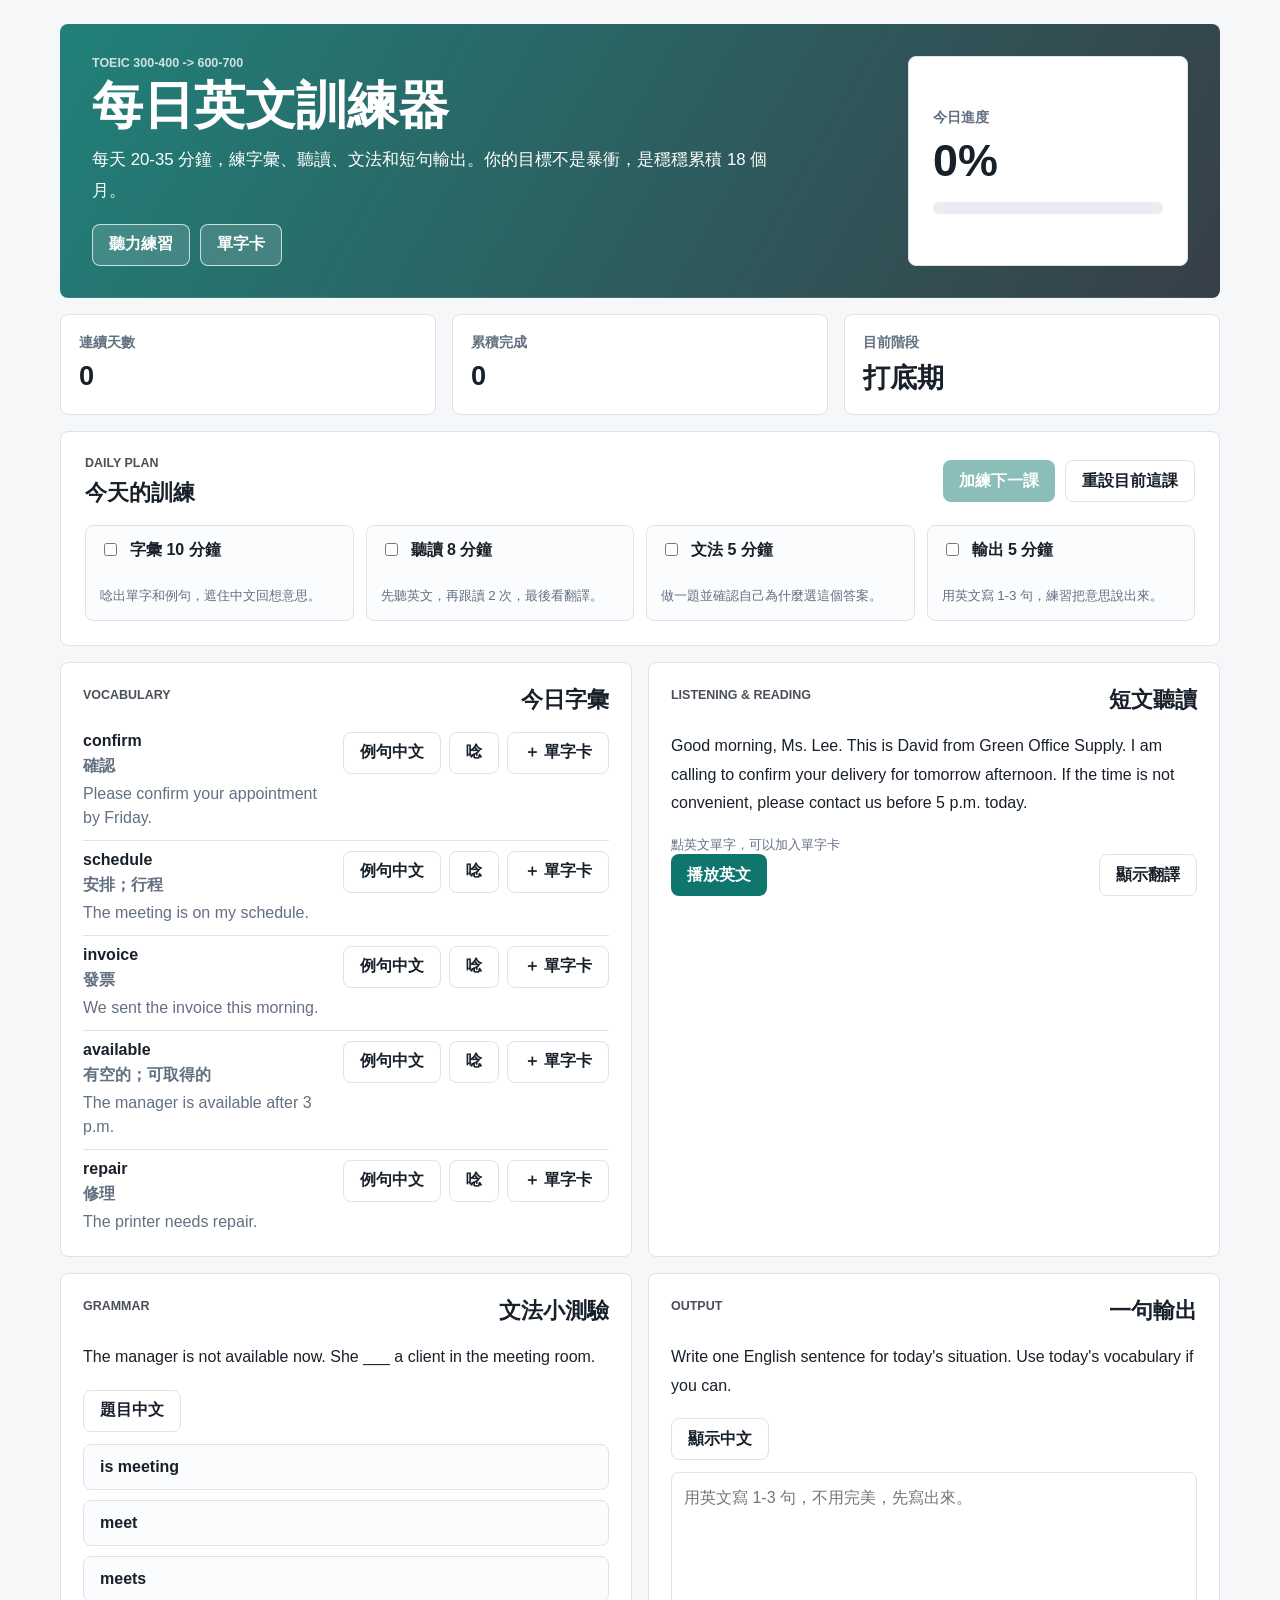
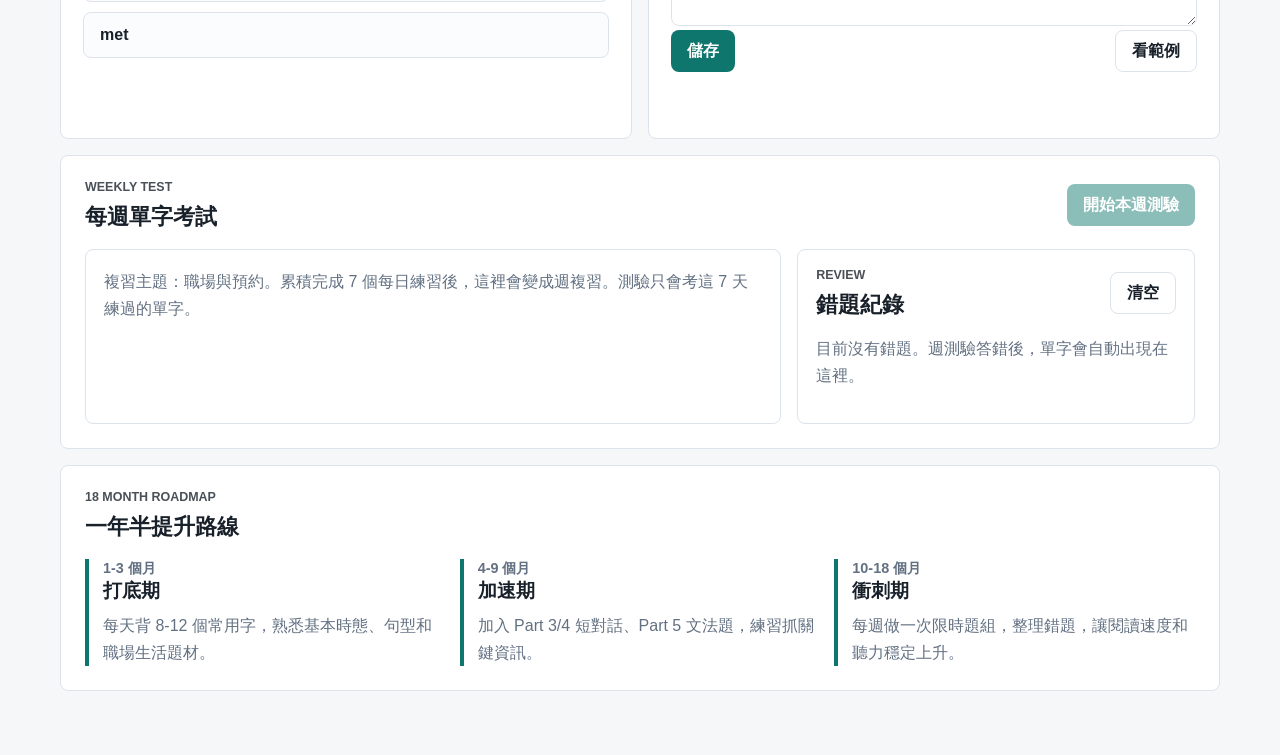
<file: index.html>
<!doctype html>
<html lang="zh-Hant">
  <head>
    <meta charset="utf-8">
    <meta name="viewport" content="width=device-width, initial-scale=1">
    <title>每日英文訓練器</title>
    <link rel="stylesheet" href="styles.css?v=20260930">
  </head>
  <body>
    <main class="app-shell">
      <section class="hero">
        <div>
          <p class="eyebrow">TOEIC 300-400 -> 600-700</p>
          <h1>每日英文訓練器</h1>
          <p class="hero-copy">每天 20-35 分鐘，練字彙、聽讀、文法和短句輸出。你的目標不是暴衝，是穩穩累積 18 個月。</p>
          <div class="page-links">
            <a href="listening.html">聽力練習</a>
            <a href="flashcards.html">單字卡</a>
          </div>
        </div>
        <div class="goal-panel" aria-label="學習目標">
          <span>今日進度</span>
          <strong id="todayScore">0%</strong>
          <div class="progress-track">
            <div id="todayBar" class="progress-fill"></div>
          </div>
        </div>
      </section>

      <section class="dashboard" aria-label="學習總覽">
        <article>
          <span>連續天數</span>
          <strong id="streakDays">0</strong>
        </article>
        <article>
          <span>累積完成</span>
          <strong id="totalDone">0</strong>
        </article>
        <article>
          <span>目前階段</span>
          <strong id="phaseName">打底期</strong>
        </article>
      </section>

      <section class="planner">
        <div class="section-heading">
          <div>
            <p class="eyebrow">Daily Plan</p>
            <h2>今天的訓練</h2>
          </div>
          <div class="planner-actions">
            <button id="extraLesson" type="button">加練下一課</button>
            <button id="resetToday" class="ghost-button" type="button">重設目前這課</button>
          </div>
        </div>
        <div id="taskList" class="task-list"></div>
      </section>

      <section class="practice-grid">
        <article class="practice-card">
          <div class="card-heading">
            <p class="eyebrow">Vocabulary</p>
            <h2>今日字彙</h2>
          </div>
          <div id="wordList" class="word-list"></div>
        </article>

        <article class="practice-card">
          <div class="card-heading">
            <p class="eyebrow">Listening & Reading</p>
            <h2>短文聽讀</h2>
          </div>
          <p id="readingText" class="reading-text"></p>
          <div class="button-row">
            <button id="speakText" type="button">播放英文</button>
            <button id="showTranslation" class="ghost-button" type="button">顯示翻譯</button>
          </div>
          <p id="translationText" class="translation-text" hidden></p>
        </article>

        <article class="practice-card">
          <div class="card-heading">
            <p class="eyebrow">Grammar</p>
            <h2>文法小測驗</h2>
          </div>
          <p id="quizQuestion" class="quiz-question"></p>
          <button id="showQuizTranslation" class="ghost-button inline-helper" type="button">題目中文</button>
          <p id="quizTranslation" class="translation-text" hidden></p>
          <div id="quizOptions" class="quiz-options"></div>
          <p id="quizFeedback" class="feedback"></p>
          <div id="grammarMistakeList" class="grammar-mistakes"></div>
        </article>

        <article class="practice-card">
          <div class="card-heading">
            <p class="eyebrow">Output</p>
            <h2>一句輸出</h2>
          </div>
          <p id="writingPrompt" class="writing-prompt"></p>
          <button id="showWritingTranslation" class="ghost-button inline-helper" type="button">顯示中文</button>
          <p id="writingTranslation" class="translation-text" hidden></p>
          <textarea id="writingBox" rows="5" placeholder="用英文寫 1-3 句，不用完美，先寫出來。"></textarea>
          <div class="button-row">
            <button id="saveWriting" type="button">儲存</button>
            <button id="sampleAnswer" class="ghost-button" type="button">看範例</button>
          </div>
          <p id="writingHint" class="feedback"></p>
        </article>
      </section>

      <section class="weekly-test">
        <div class="section-heading">
          <div>
            <p class="eyebrow">Weekly Test</p>
            <h2>每週單字考試</h2>
          </div>
          <div class="weekly-controls">
            <button id="startWeeklyTest" type="button">開始本週測驗</button>
            <button id="submitWeeklyTest" class="ghost-button" type="button" hidden>交卷</button>
          </div>
        </div>
        <div class="weekly-layout">
          <article class="weekly-panel">
            <p id="weeklyStatus" class="weekly-status"></p>
            <div id="weeklyQuiz" class="weekly-quiz"></div>
            <p id="weeklyResult" class="feedback"></p>
          </article>
          <article class="weekly-panel">
            <div class="card-heading">
              <div>
                <p class="eyebrow">Review</p>
                <h2>錯題紀錄</h2>
              </div>
              <button id="clearWrongWords" class="ghost-button" type="button">清空</button>
            </div>
            <div id="wrongWordList" class="wrong-list"></div>
          </article>
        </div>
      </section>

      <section class="roadmap">
        <div class="section-heading">
          <div>
            <p class="eyebrow">18 Month Roadmap</p>
            <h2>一年半提升路線</h2>
          </div>
        </div>
        <div class="timeline">
          <article>
            <span>1-3 個月</span>
            <h3>打底期</h3>
            <p>每天背 8-12 個常用字，熟悉基本時態、句型和職場生活題材。</p>
          </article>
          <article>
            <span>4-9 個月</span>
            <h3>加速期</h3>
            <p>加入 Part 3/4 短對話、Part 5 文法題，練習抓關鍵資訊。</p>
          </article>
          <article>
            <span>10-18 個月</span>
            <h3>衝刺期</h3>
            <p>每週做一次限時題組，整理錯題，讓閱讀速度和聽力穩定上升。</p>
          </article>
        </div>
      </section>
    </main>

    <script src="vocab-quick-add.js?v=20260930"></script>
    <script src="app.js?v=20260930"></script>
  </body>
</html>
</file>
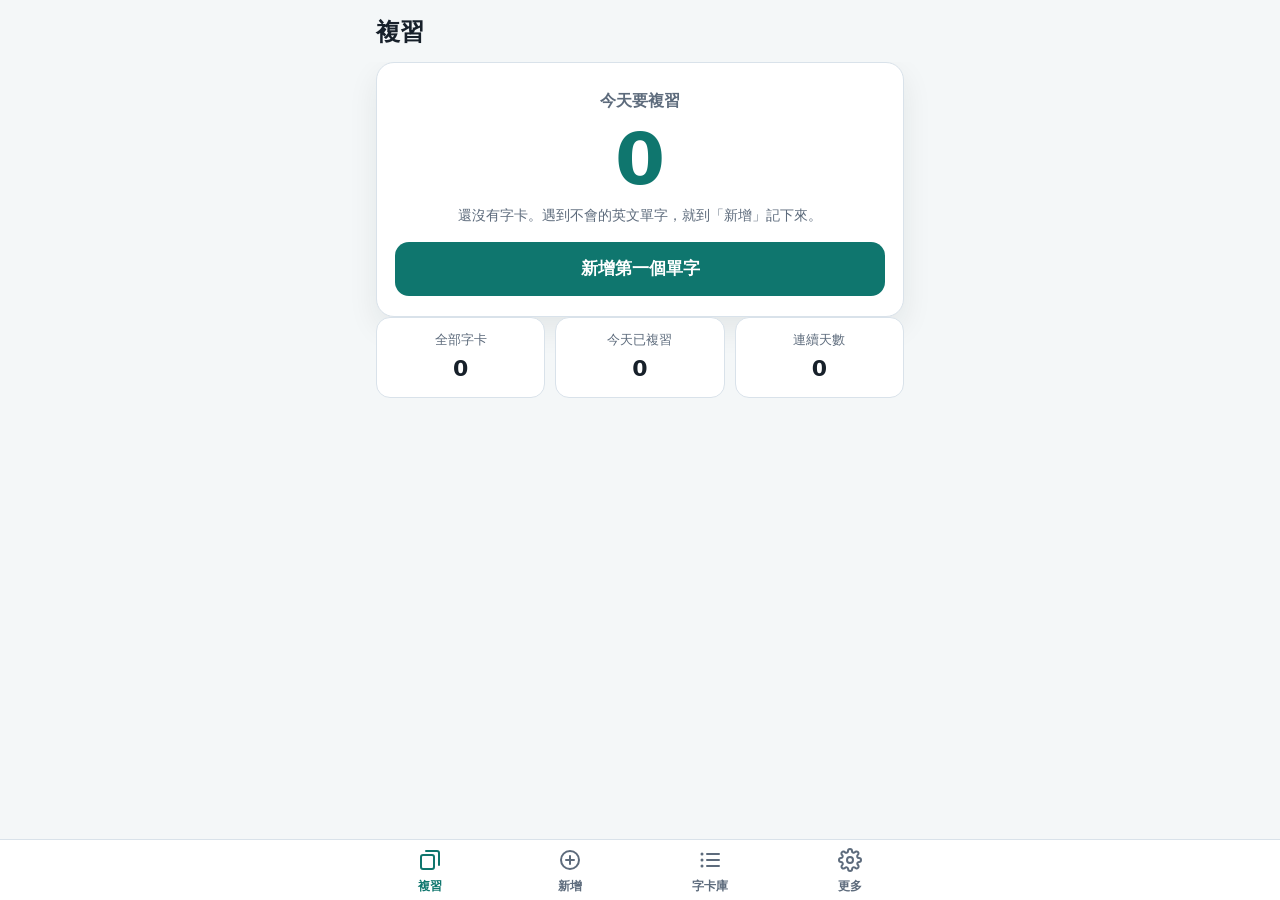
<file: flashcards.html>
<!doctype html>
<html lang="zh-Hant">
  <head>
    <meta charset="utf-8">
    <meta name="viewport" content="width=device-width, initial-scale=1, viewport-fit=cover">
    <meta name="theme-color" content="#f4f7f8" media="(prefers-color-scheme: light)">
    <meta name="theme-color" content="#0f1417" media="(prefers-color-scheme: dark)">
    <meta name="mobile-web-app-capable" content="yes">
    <meta name="apple-mobile-web-app-capable" content="yes">
    <meta name="apple-mobile-web-app-title" content="單字卡">
    <meta name="apple-mobile-web-app-status-bar-style" content="default">
    <title>我的單字卡</title>
    <link rel="manifest" href="flashcards.webmanifest">
    <link rel="icon" href="icons/icon-192.png" type="image/png">
    <link rel="apple-touch-icon" href="icons/apple-touch-icon.png">
    <link rel="stylesheet" href="flashcards.css?v=20260930b">
  </head>
  <body>
    <div class="app">
      <header class="topbar">
        <h1 id="viewTitle">複習</h1>
        <span id="dueBadge" class="badge">今天 0 張</span>
      </header>

      <main>
        <!-- 複習 -->
        <section id="view-review" class="view" data-view="review">
          <div id="reviewIdle">
            <div class="panel hero">
              <p class="hero-label">今天要複習</p>
              <strong id="dueCount" class="hero-number">0</strong>
              <p id="idleHint" class="hint"></p>
              <button id="startReview" class="primary big" type="button">開始複習</button>
              <button id="practiceMore" class="secondary big" type="button" hidden>再練 10 張最容易忘的</button>
            </div>
            <div class="mini-stats">
              <div><span>全部字卡</span><strong id="statTotal">0</strong></div>
              <div><span>今天已複習</span><strong id="statToday">0</strong></div>
              <div><span>連續天數</span><strong id="statStreak">0</strong></div>
            </div>
          </div>

          <div id="reviewSession" hidden>
            <div class="session-top">
              <button id="quitReview" class="text-btn" type="button">結束</button>
              <div class="progress" aria-hidden="true"><div id="progressFill"></div></div>
              <span id="progressText" class="progress-text">0 / 0</span>
            </div>

            <article id="flashcard" class="flashcard" tabindex="0" role="button" aria-label="點一下翻面">
              <p id="cardDirection" class="card-kicker">看英文，想中文意思</p>
              <h2 id="cardPrompt"></h2>
              <div id="promptVoices" class="accent-pair" data-say="term">
                <button type="button" data-accent="us" aria-label="美式發音"><svg viewBox="0 0 24 24" aria-hidden="true"><path d="M11 5 6 9H3v6h3l5 4V5z"/><path d="M15.5 8.5a5 5 0 0 1 0 7"/></svg>美式</button>
                <button type="button" data-accent="uk" aria-label="英式發音"><svg viewBox="0 0 24 24" aria-hidden="true"><path d="M11 5 6 9H3v6h3l5 4V5z"/><path d="M15.5 8.5a5 5 0 0 1 0 7"/></svg>英式</button>
              </div>
              <p id="tapHint" class="tap-hint">點一下看答案</p>
              <div id="cardBack" class="card-back" hidden>
                <p id="cardAnswer" class="card-answer"></p>
                <div id="answerVoices" class="accent-pair" data-say="term" hidden>
                  <button type="button" data-accent="us" aria-label="美式發音"><svg viewBox="0 0 24 24" aria-hidden="true"><path d="M11 5 6 9H3v6h3l5 4V5z"/><path d="M15.5 8.5a5 5 0 0 1 0 7"/></svg>美式</button>
                  <button type="button" data-accent="uk" aria-label="英式發音"><svg viewBox="0 0 24 24" aria-hidden="true"><path d="M11 5 6 9H3v6h3l5 4V5z"/><path d="M15.5 8.5a5 5 0 0 1 0 7"/></svg>英式</button>
                </div>
                <div id="exampleWrap" class="example-wrap" hidden>
                  <p id="cardExample" class="card-example" lang="en"></p>
                  <div class="accent-pair small" data-say="example">
                    <button type="button" data-accent="us" aria-label="例句美式發音"><svg viewBox="0 0 24 24" aria-hidden="true"><path d="M11 5 6 9H3v6h3l5 4V5z"/><path d="M15.5 8.5a5 5 0 0 1 0 7"/></svg>美式</button>
                    <button type="button" data-accent="uk" aria-label="例句英式發音"><svg viewBox="0 0 24 24" aria-hidden="true"><path d="M11 5 6 9H3v6h3l5 4V5z"/><path d="M15.5 8.5a5 5 0 0 1 0 7"/></svg>英式</button>
                  </div>
                </div>
                <p id="cardNote" class="card-note" hidden></p>
              </div>
            </article>

            <button id="revealBtn" class="primary big" type="button">顯示答案</button>
            <div id="gradeRow" class="grade-row" hidden>
              <button class="grade again" data-grade="again" type="button"><strong>忘記</strong><span id="ivAgain"></span></button>
              <button class="grade hard" data-grade="hard" type="button"><strong>模糊</strong><span id="ivHard"></span></button>
              <button class="grade good" data-grade="good" type="button"><strong>記得</strong><span id="ivGood"></span></button>
            </div>
          </div>

          <div id="reviewDone" class="panel hero" hidden>
            <p class="hero-label">這一輪完成了</p>
            <div class="done-grid">
              <div class="good-text"><strong id="doneGood">0</strong><span>記得</span></div>
              <div class="hard-text"><strong id="doneHard">0</strong><span>模糊</span></div>
              <div class="again-text"><strong id="doneAgain">0</strong><span>忘記過</span></div>
            </div>
            <p id="doneHint" class="hint"></p>
            <button id="doneBack" class="primary big" type="button">回到首頁</button>
          </div>
        </section>

        <!-- 新增 -->
        <section id="view-add" class="view" data-view="add" hidden>
          <form id="addForm" class="panel form" autocomplete="off">
            <label>
              英文單字或片語
              <span class="field-row">
                <input id="termInput" type="text" lang="en" autocapitalize="off" autocorrect="off" spellcheck="false" enterkeyhint="next" placeholder="例如：negotiate" required>
                <a id="lookupLink" class="lookup" href="#" target="_blank" rel="noopener" aria-disabled="true">查詞典</a>
              </span>
            </label>
            <label>
              中文意思
              <input id="meaningInput" type="text" enterkeyhint="next" placeholder="例如：協商；談判" required>
            </label>
            <label>
              例句 <small>（選填）</small>
              <textarea id="exampleInput" rows="2" lang="en" autocapitalize="sentences" placeholder="例如：We need to negotiate a better price."></textarea>
            </label>
            <label>
              備註 <small>（選填）</small>
              <input id="noteInput" type="text" enterkeyhint="done" placeholder="在哪裡看到、易混淆的字、發音提醒">
            </label>
            <button class="primary big" type="submit">加入字卡</button>
          </form>

          <details class="panel bulk">
            <summary>一次貼上多個單字</summary>
            <p class="hint">每行一個，格式：<code>單字 - 中文 | 例句</code>，也可以用 Tab、冒號或逗號隔開，例如：</p>
            <pre class="example-block">invoice - 發票 | Please send the invoice today.
look forward to：期待
deadline 截止日期</pre>
            <textarea id="bulkInput" rows="5" lang="en" autocapitalize="off" spellcheck="false" placeholder="貼上多行單字"></textarea>
            <button id="bulkAdd" class="secondary big" type="button">全部加入</button>
          </details>

          <div id="recentWrap" hidden>
            <h2 class="section-title">剛加入</h2>
            <ul id="recentList" class="deck-list"></ul>
          </div>
        </section>

        <!-- 字卡庫 -->
        <section id="view-deck" class="view" data-view="deck" hidden>
          <input id="searchInput" class="search" type="search" placeholder="搜尋英文、中文或例句" autocapitalize="off" autocorrect="off" spellcheck="false">
          <div class="chips" role="group" aria-label="篩選">
            <button class="chip" data-filter="all" type="button" aria-pressed="true">全部</button>
            <button class="chip" data-filter="due" type="button" aria-pressed="false">今天要複習</button>
            <button class="chip" data-filter="hard" type="button" aria-pressed="false">常忘記</button>
            <button class="chip" data-filter="mastered" type="button" aria-pressed="false">已熟悉</button>
          </div>
          <p id="deckCount" class="hint deck-count"></p>
          <ul id="deckList" class="deck-list"></ul>
        </section>

        <!-- 更多 -->
        <section id="view-more" class="view" data-view="more" hidden>
          <div class="panel">
            <h2 class="section-title">複習設定</h2>
            <p class="field-label">卡片正面顯示</p>
            <div class="segmented" role="radiogroup" aria-label="卡片正面顯示">
              <label><input type="radio" name="direction" value="en"><span>英文</span></label>
              <label><input type="radio" name="direction" value="zh"><span>中文</span></label>
              <label><input type="radio" name="direction" value="mix"><span>混合</span></label>
            </div>
            <p class="field-label">預設口音 <small>（自動發音用這個）</small></p>
            <div class="segmented two" role="radiogroup" aria-label="預設口音">
              <label><input type="radio" name="accent" value="us"><span>美式</span></label>
              <label><input type="radio" name="accent" value="uk"><span>英式</span></label>
            </div>
            <label class="switch-row">
              <span>出現英文時自動發音</span>
              <input id="autoSpeak" type="checkbox">
            </label>
            <label class="select-row">
              <span>每輪最多複習</span>
              <select id="sessionLimit">
                <option value="20">20 張</option>
                <option value="30">30 張</option>
                <option value="50">50 張</option>
                <option value="100">100 張</option>
              </select>
            </label>
          </div>

          <div class="panel">
            <h2 class="section-title">統計</h2>
            <div class="mini-stats flat">
              <div><span>學習中</span><strong id="statLearning">0</strong></div>
              <div><span>已熟悉</span><strong id="statMastered">0</strong></div>
              <div><span>累計複習</span><strong id="statReviews">0</strong></div>
            </div>
          </div>

          <div class="panel">
            <h2 class="section-title">備份</h2>
            <p class="hint">字卡只存在這支手機的瀏覽器裡。清除瀏覽資料或換手機前，記得先匯出備份。</p>
            <div class="button-pair">
              <button id="exportBtn" class="secondary" type="button">匯出備份</button>
              <button id="importBtn" class="secondary" type="button">匯入備份</button>
            </div>
            <input id="importFile" type="file" accept="application/json,.json" hidden>
          </div>

          <div class="panel">
            <h2 class="section-title">加到手機主畫面</h2>
            <p class="hint"><strong>iPhone（Safari）</strong>：點下方「分享」按鈕 →「加入主畫面」。</p>
            <p class="hint"><strong>Android（Chrome）</strong>：點右上角 ⋮ →「加到主畫面」或「安裝應用程式」。</p>
            <p class="hint">加到主畫面後會像 App 一樣全螢幕開啟，沒有網路也能使用。</p>
          </div>

          <div class="panel">
            <h2 class="section-title">其他練習</h2>
            <nav class="link-list">
              <a href="index.html">每日字彙文法</a>
              <a href="listening.html">聽力練習</a>
            </nav>
          </div>

          <button id="clearAll" class="danger-link" type="button">刪除全部字卡</button>
        </section>
      </main>
    </div>

    <nav class="tabbar" aria-label="主選單">
      <div class="tabbar-inner">
        <button data-tab="review" type="button">
          <svg viewBox="0 0 24 24" aria-hidden="true"><rect x="3" y="7" width="13" height="14" rx="2"/><path d="M8 3h11a2 2 0 0 1 2 2v12"/></svg>
          <span>複習</span>
        </button>
        <button data-tab="add" type="button">
          <svg viewBox="0 0 24 24" aria-hidden="true"><circle cx="12" cy="12" r="9"/><path d="M12 8v8M8 12h8"/></svg>
          <span>新增</span>
        </button>
        <button data-tab="deck" type="button">
          <svg viewBox="0 0 24 24" aria-hidden="true"><path d="M9 6h12M9 12h12M9 18h12"/><path d="M4 6h.01M4 12h.01M4 18h.01" stroke-width="3"/></svg>
          <span>字卡庫</span>
        </button>
        <button data-tab="more" type="button">
          <svg viewBox="0 0 24 24" aria-hidden="true"><circle cx="12" cy="12" r="3"/><path d="M19.4 15a1.7 1.7 0 0 0 .3 1.8l.1.1a2 2 0 1 1-2.8 2.8l-.1-.1a1.7 1.7 0 0 0-1.8-.3 1.7 1.7 0 0 0-1 1.5V21a2 2 0 1 1-4 0v-.1a1.7 1.7 0 0 0-1.1-1.5 1.7 1.7 0 0 0-1.8.3l-.1.1a2 2 0 1 1-2.8-2.8l.1-.1a1.7 1.7 0 0 0 .3-1.8 1.7 1.7 0 0 0-1.5-1H3a2 2 0 1 1 0-4h.1a1.7 1.7 0 0 0 1.5-1.1 1.7 1.7 0 0 0-.3-1.8l-.1-.1a2 2 0 1 1 2.8-2.8l.1.1a1.7 1.7 0 0 0 1.8.3H9a1.7 1.7 0 0 0 1-1.5V3a2 2 0 1 1 4 0v.1a1.7 1.7 0 0 0 1 1.5 1.7 1.7 0 0 0 1.8-.3l.1-.1a2 2 0 1 1 2.8 2.8l-.1.1a1.7 1.7 0 0 0-.3 1.8V9a1.7 1.7 0 0 0 1.5 1H21a2 2 0 1 1 0 4h-.1a1.7 1.7 0 0 0-1.5 1z"/></svg>
          <span>更多</span>
        </button>
      </div>
    </nav>

    <dialog id="editDialog" aria-labelledby="editTitle">
      <form id="editForm" class="form" method="dialog" autocomplete="off">
        <h2 id="editTitle" class="section-title">編輯字卡</h2>
        <label>
          英文單字或片語
          <input id="editTerm" type="text" lang="en" autocapitalize="off" autocorrect="off" spellcheck="false" required>
        </label>
        <div id="editVoices" class="accent-pair small" data-say="editTerm">
          <button type="button" data-accent="us" aria-label="美式發音"><svg viewBox="0 0 24 24" aria-hidden="true"><path d="M11 5 6 9H3v6h3l5 4V5z"/><path d="M15.5 8.5a5 5 0 0 1 0 7"/></svg>美式</button>
          <button type="button" data-accent="uk" aria-label="英式發音"><svg viewBox="0 0 24 24" aria-hidden="true"><path d="M11 5 6 9H3v6h3l5 4V5z"/><path d="M15.5 8.5a5 5 0 0 1 0 7"/></svg>英式</button>
        </div>
        <label>
          中文意思
          <input id="editMeaning" type="text" required>
        </label>
        <label>
          例句
          <textarea id="editExample" rows="2" lang="en"></textarea>
        </label>
        <label>
          備註
          <input id="editNote" type="text">
        </label>
        <p id="editInfo" class="hint"></p>
        <div class="button-pair">
          <button id="editCancel" class="secondary" type="button">取消</button>
          <button id="editSave" class="primary" type="submit">儲存</button>
        </div>
        <div class="button-pair">
          <button id="editRelearn" class="text-btn" type="button">重新排入今天複習</button>
          <button id="editDelete" class="text-btn danger" type="button">刪除這張</button>
        </div>
      </form>
    </dialog>

    <div id="toast" class="toast" role="status" aria-live="polite" hidden></div>

    <script src="flashcards.js?v=20260930b"></script>
  </body>
</html>
</file>
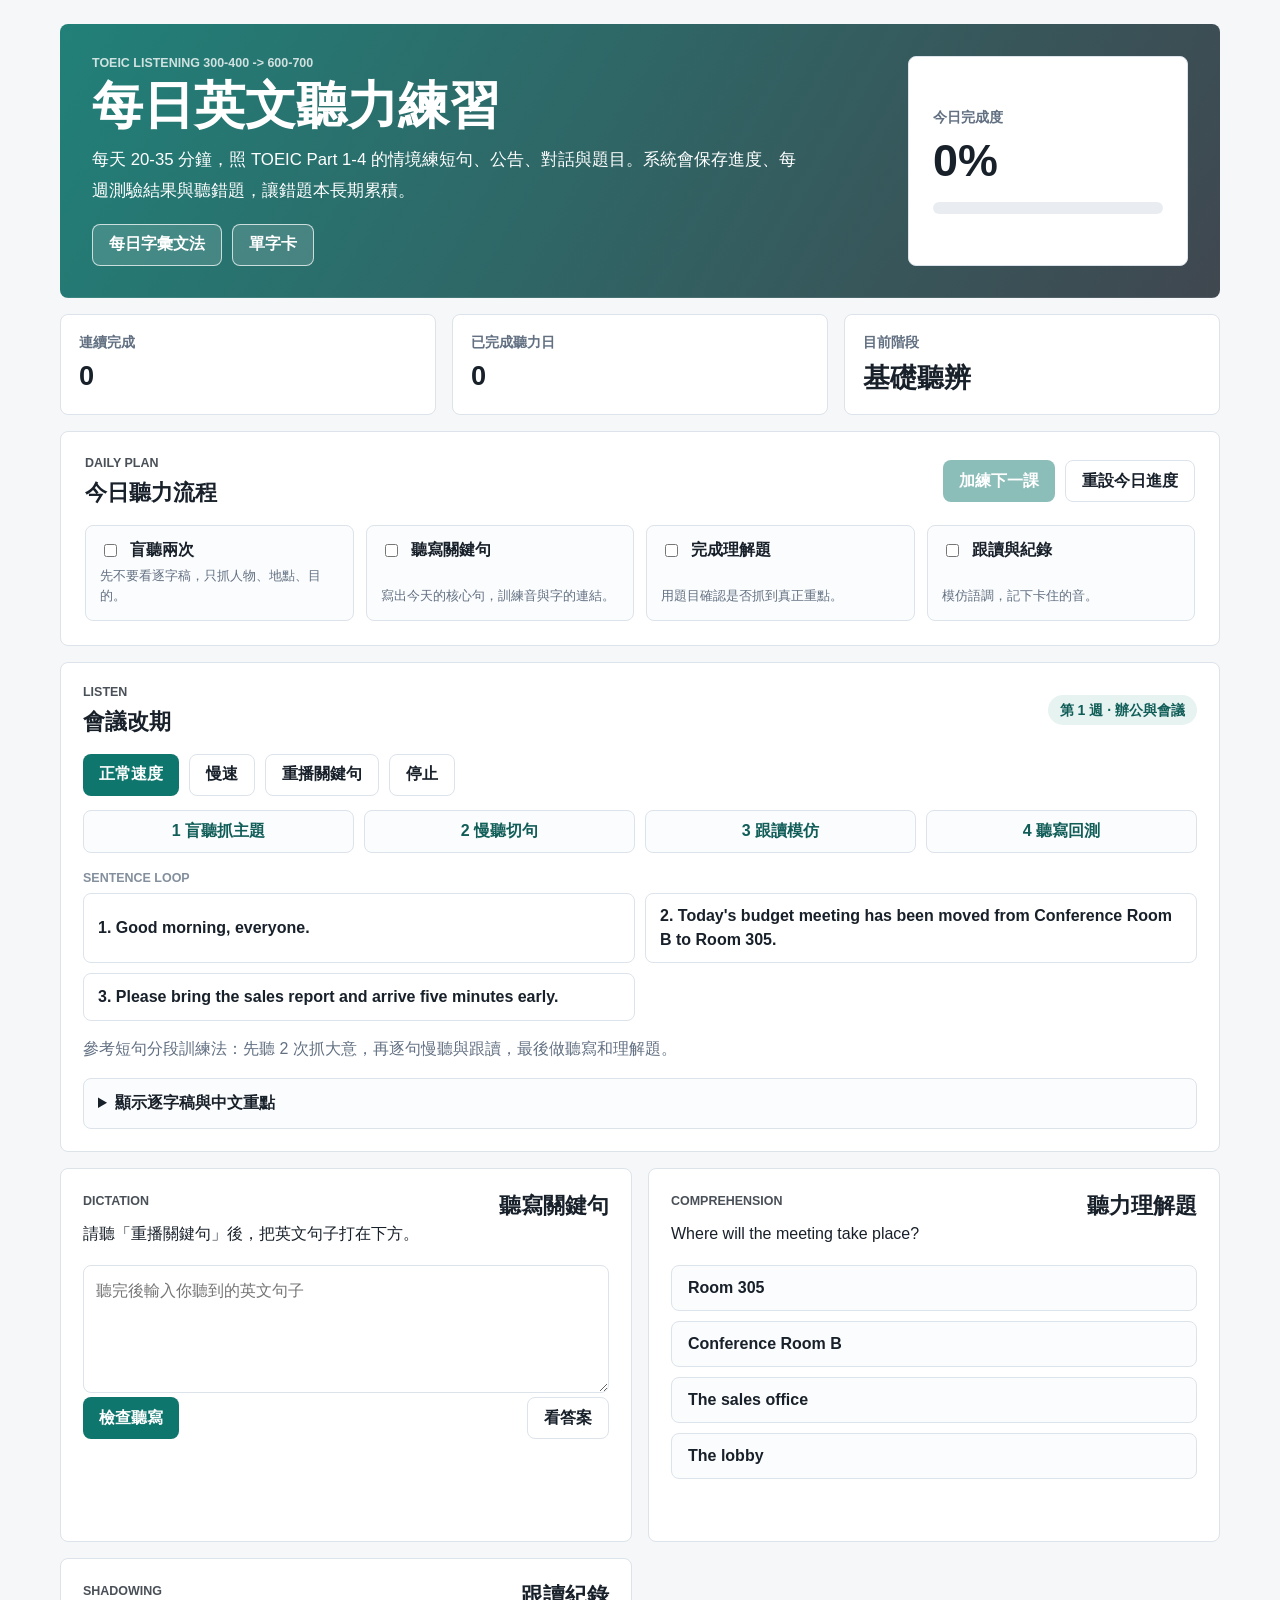
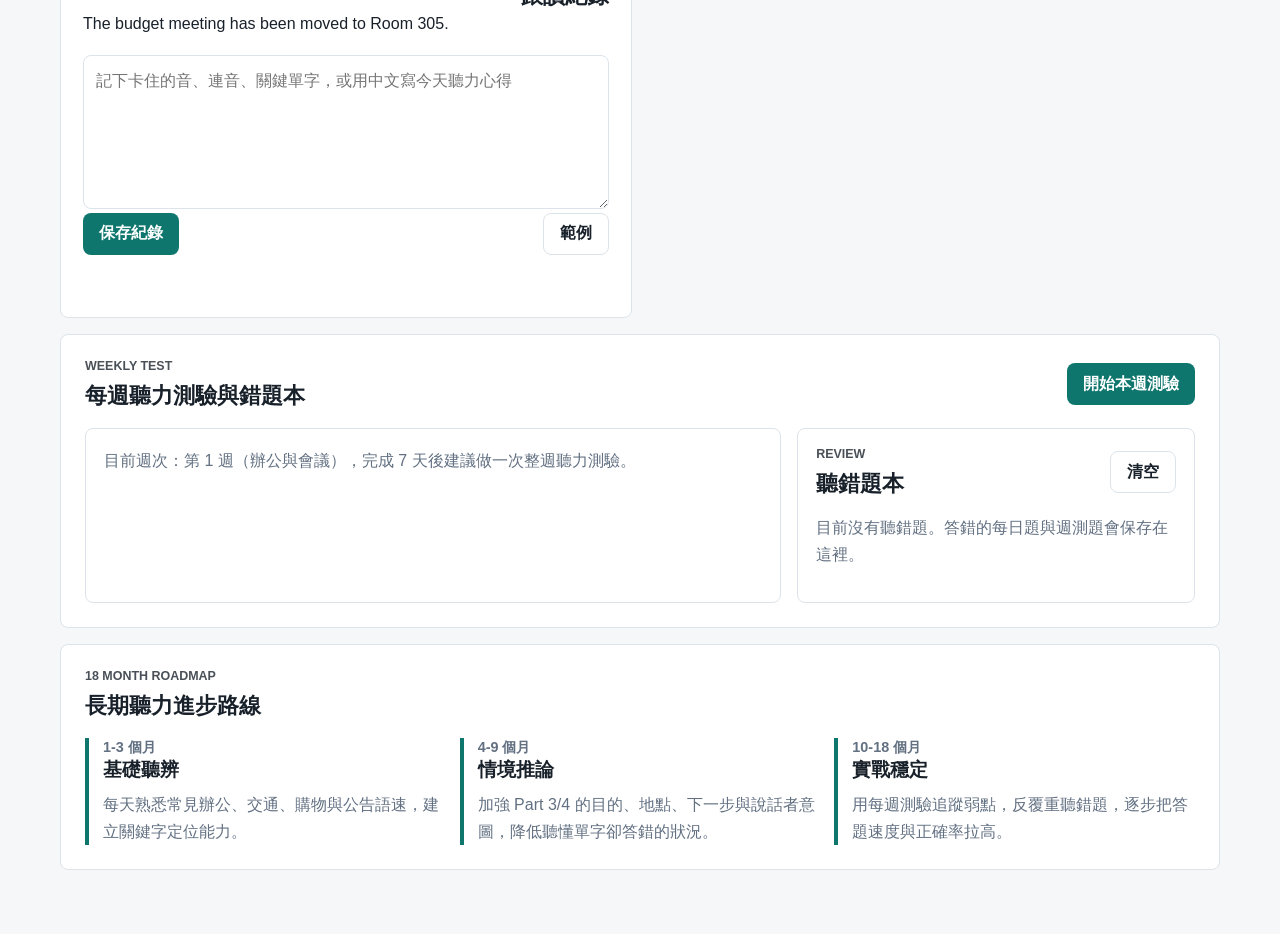
<file: listening.html>
<!doctype html>
<html lang="zh-Hant">
  <head>
    <meta charset="utf-8">
    <meta name="viewport" content="width=device-width, initial-scale=1">
    <title>每日英文聽力練習</title>
    <link rel="stylesheet" href="listening.css">
  </head>
  <body>
    <main class="app-shell">
      <section class="hero">
        <div>
          <p class="eyebrow">TOEIC Listening 300-400 -> 600-700</p>
          <h1>每日英文聽力練習</h1>
          <p class="hero-copy">每天 20-35 分鐘，照 TOEIC Part 1-4 的情境練短句、公告、對話與題目。系統會保存進度、每週測驗結果與聽錯題，讓錯題本長期累積。</p>
          <div class="page-links">
            <a href="index.html">每日字彙文法</a>
            <a href="flashcards.html">單字卡</a>
          </div>
        </div>
        <div class="goal-panel" aria-label="今日進度">
          <span>今日完成度</span>
          <strong id="todayScore">0%</strong>
          <div class="progress-track">
            <div id="todayBar" class="progress-fill"></div>
          </div>
        </div>
      </section>

      <section class="dashboard" aria-label="學習摘要">
        <article>
          <span>連續完成</span>
          <strong id="streakDays">0</strong>
        </article>
        <article>
          <span>已完成聽力日</span>
          <strong id="totalDone">0</strong>
        </article>
        <article>
          <span>目前階段</span>
          <strong id="phaseName">基礎聽辨</strong>
        </article>
      </section>

      <section class="planner">
        <div class="section-heading">
          <div>
            <p class="eyebrow">Daily Plan</p>
            <h2>今日聽力流程</h2>
          </div>
          <div class="planner-actions">
            <button id="extraLesson" type="button">加練下一課</button>
            <button id="resetToday" class="ghost-button" type="button">重設今日進度</button>
          </div>
        </div>
        <div id="taskList" class="task-list"></div>
      </section>

      <!-- 帕克英文教材匯入：暫時停用，移除 hidden 即可恢復（並把 listening.js 的 SOURCE_IMPORT_ENABLED 改回 true） -->
      <section class="source-library" hidden>
        <div class="section-heading">
          <div>
            <p class="eyebrow">External Source</p>
            <h2>帕克英文教材匯入</h2>
          </div>
        </div>
        <div class="source-grid">
          <label>
            教材標題
            <input id="sourceTitle" type="text" placeholder="例如：帕克英文 Day 1 聽力">
          </label>
          <label>
            影片或音訊連結
            <input id="sourceUrl" type="url" placeholder="貼上 YouTube 或教材頁連結">
          </label>
          <label class="wide-field">
            逐字稿或你聽寫出的內容
            <textarea id="sourceTranscript" rows="5" placeholder="貼上你有權使用的逐字稿，或先自己聽寫再貼上"></textarea>
          </label>
          <label class="wide-field">
            重點句或中文筆記
            <textarea id="sourceNote" rows="3" placeholder="可填中文重點、單字、容易聽錯的句子"></textarea>
          </label>
        </div>
        <div class="button-row source-actions">
          <button id="saveSourceLesson" type="button">加入今日教材</button>
          <button id="clearSourceLessons" class="ghost-button" type="button">清空匯入教材</button>
        </div>
        <p id="sourceStatus" class="feedback"></p>
        <div id="sourceLessonList" class="source-list"></div>
      </section>

      <section class="practice-grid">
        <article class="practice-card listening-main">
          <div class="card-heading">
            <div>
              <p class="eyebrow">Listen</p>
              <h2 id="lessonTitle">今日音檔</h2>
            </div>
            <span id="lessonMeta" class="pill"></span>
          </div>
          <div class="audio-controls">
            <button id="openSource" class="ghost-button" type="button" hidden>開啟原教材</button>
            <button id="playNormal" type="button">正常速度</button>
            <button id="playSlow" class="ghost-button" type="button">慢速</button>
            <button id="playSentence" class="ghost-button" type="button">重播關鍵句</button>
            <button id="stopAudio" class="ghost-button" type="button">停止</button>
          </div>
          <div class="method-steps" aria-label="聽力訓練步驟">
            <span>1 盲聽抓主題</span>
            <span>2 慢聽切句</span>
            <span>3 跟讀模仿</span>
            <span>4 聽寫回測</span>
          </div>
          <div>
            <p class="eyebrow segment-label">Sentence Loop</p>
            <div id="segmentList" class="segment-list"></div>
          </div>
          <p class="hint">參考短句分段訓練法：先聽 2 次抓大意，再逐句慢聽與跟讀，最後做聽寫和理解題。</p>
          <details class="transcript-box">
            <summary>顯示逐字稿與中文重點</summary>
            <p id="transcriptText"></p>
            <p id="translationText" class="translation-text"></p>
          </details>
        </article>

        <article class="practice-card">
          <div class="card-heading">
            <p class="eyebrow">Dictation</p>
            <h2>聽寫關鍵句</h2>
          </div>
          <p id="dictationPrompt" class="practice-prompt"></p>
          <textarea id="dictationBox" rows="4" placeholder="聽完後輸入你聽到的英文句子"></textarea>
          <div class="button-row">
            <button id="checkDictation" type="button">檢查聽寫</button>
            <button id="showAnswer" class="ghost-button" type="button">看答案</button>
          </div>
          <p id="dictationFeedback" class="feedback"></p>
        </article>

        <article class="practice-card">
          <div class="card-heading">
            <p class="eyebrow">Comprehension</p>
            <h2>聽力理解題</h2>
          </div>
          <p id="quizQuestion" class="quiz-question"></p>
          <div id="quizOptions" class="quiz-options"></div>
          <p id="quizFeedback" class="feedback"></p>
        </article>

        <article class="practice-card">
          <div class="card-heading">
            <p class="eyebrow">Shadowing</p>
            <h2>跟讀紀錄</h2>
          </div>
          <p id="shadowSentence" class="practice-prompt"></p>
          <textarea id="shadowNote" rows="5" placeholder="記下卡住的音、連音、關鍵單字，或用中文寫今天聽力心得"></textarea>
          <div class="button-row">
            <button id="saveNote" type="button">保存紀錄</button>
            <button id="sampleNote" class="ghost-button" type="button">範例</button>
          </div>
          <p id="noteFeedback" class="feedback"></p>
        </article>
      </section>

      <section class="weekly-test">
        <div class="section-heading">
          <div>
            <p class="eyebrow">Weekly Test</p>
            <h2>每週聽力測驗與錯題本</h2>
          </div>
          <div class="weekly-controls">
            <button id="startWeeklyTest" type="button">開始本週測驗</button>
            <button id="submitWeeklyTest" class="ghost-button" type="button" hidden>送出答案</button>
          </div>
        </div>
        <div class="weekly-layout">
          <article class="weekly-panel">
            <p id="weeklyStatus" class="weekly-status"></p>
            <div id="weeklyQuiz" class="weekly-quiz"></div>
            <p id="weeklyResult" class="feedback"></p>
          </article>
          <article class="weekly-panel">
            <div class="card-heading">
              <div>
                <p class="eyebrow">Review</p>
                <h2>聽錯題本</h2>
              </div>
              <button id="clearMistakes" class="ghost-button" type="button">清空</button>
            </div>
            <div id="mistakeList" class="wrong-list"></div>
          </article>
        </div>
      </section>

      <section class="roadmap">
        <div class="section-heading">
          <div>
            <p class="eyebrow">18 Month Roadmap</p>
            <h2>長期聽力進步路線</h2>
          </div>
        </div>
        <div class="timeline">
          <article>
            <span>1-3 個月</span>
            <h3>基礎聽辨</h3>
            <p>每天熟悉常見辦公、交通、購物與公告語速，建立關鍵字定位能力。</p>
          </article>
          <article>
            <span>4-9 個月</span>
            <h3>情境推論</h3>
            <p>加強 Part 3/4 的目的、地點、下一步與說話者意圖，降低聽懂單字卻答錯的狀況。</p>
          </article>
          <article>
            <span>10-18 個月</span>
            <h3>實戰穩定</h3>
            <p>用每週測驗追蹤弱點，反覆重聽錯題，逐步把答題速度與正確率拉高。</p>
          </article>
        </div>
      </section>
    </main>

    <script src="vocab-quick-add.js?v=20260930"></script>
    <script src="listening.js?v=20260930"></script>
  </body>
</html>
</file>
<file: styles.css>
:root {
  color-scheme: light;
  --ink: #18202a;
  --muted: #627082;
  --line: #dce3ea;
  --bg: #f5f7f8;
  --panel: #ffffff;
  --accent: #0f766e;
  --accent-strong: #115e59;
  --warm: #f59e0b;
  --soft: #e7f3f1;
  --danger: #b42318;
  font-family: "Segoe UI", "Noto Sans TC", Arial, sans-serif;
}

* {
  box-sizing: border-box;
}

[hidden] {
  display: none !important;
}

body {
  margin: 0;
  background: var(--bg);
  color: var(--ink);
}

button,
textarea {
  font: inherit;
}

button {
  min-height: 42px;
  border: 0;
  border-radius: 8px;
  background: var(--accent);
  color: #ffffff;
  padding: 0 16px;
  cursor: pointer;
  font-weight: 700;
}

button:hover {
  background: var(--accent-strong);
}

button:disabled {
  cursor: not-allowed;
  opacity: 0.48;
}

textarea {
  width: 100%;
  resize: vertical;
  border: 1px solid var(--line);
  border-radius: 8px;
  padding: 12px;
  line-height: 1.6;
}

.app-shell {
  width: min(1160px, calc(100% - 32px));
  margin: 0 auto;
  padding: 24px 0 48px;
}

.hero {
  display: grid;
  grid-template-columns: minmax(0, 1fr) 280px;
  gap: 24px;
  align-items: stretch;
  padding: 32px;
  border-radius: 8px;
  background:
    linear-gradient(120deg, rgba(15, 118, 110, 0.92), rgba(24, 32, 42, 0.86)),
    url("https://images.unsplash.com/photo-1516321318423-f06f85e504b3?auto=format&fit=crop&w=1600&q=80");
  background-size: cover;
  background-position: center;
  color: #ffffff;
}

.eyebrow {
  margin: 0 0 8px;
  color: inherit;
  font-size: 0.78rem;
  font-weight: 800;
  letter-spacing: 0;
  text-transform: uppercase;
  opacity: 0.78;
}

h1,
h2,
h3,
p {
  margin-top: 0;
}

h1 {
  margin-bottom: 12px;
  font-size: clamp(2rem, 4vw, 3.4rem);
  line-height: 1.08;
  letter-spacing: 0;
}

h2 {
  margin-bottom: 0;
  font-size: 1.35rem;
}

h3 {
  margin-bottom: 8px;
}

.hero-copy {
  max-width: 680px;
  margin-bottom: 0;
  font-size: 1.05rem;
  line-height: 1.8;
}

.page-links {
  display: flex;
  gap: 10px;
  margin-top: 18px;
}

.page-links a {
  display: inline-flex;
  min-height: 42px;
  align-items: center;
  justify-content: center;
  border: 1px solid rgba(255, 255, 255, 0.72);
  border-radius: 8px;
  background: rgba(255, 255, 255, 0.14);
  color: #ffffff;
  padding: 0 16px;
  text-decoration: none;
  font-weight: 800;
}

.page-links a:hover {
  background: rgba(255, 255, 255, 0.24);
}

.goal-panel,
.dashboard article,
.practice-card,
.planner,
.roadmap,
.weekly-test,
.weekly-panel {
  border: 1px solid var(--line);
  border-radius: 8px;
  background: var(--panel);
}

.goal-panel {
  display: flex;
  min-height: 180px;
  flex-direction: column;
  justify-content: center;
  padding: 24px;
  color: var(--ink);
}

.goal-panel span,
.dashboard span,
.timeline span {
  color: var(--muted);
  font-size: 0.9rem;
  font-weight: 700;
}

.goal-panel strong {
  margin: 8px 0 16px;
  font-size: 2.8rem;
}

.progress-track {
  width: 100%;
  height: 12px;
  overflow: hidden;
  border-radius: 999px;
  background: #e9edf1;
}

.progress-fill {
  width: 0%;
  height: 100%;
  border-radius: inherit;
  background: var(--warm);
  transition: width 180ms ease;
}

.dashboard {
  display: grid;
  grid-template-columns: repeat(3, 1fr);
  gap: 16px;
  margin: 16px 0;
}

.dashboard article {
  padding: 18px;
}

.dashboard strong {
  display: block;
  margin-top: 8px;
  font-size: 1.7rem;
}

.planner,
.roadmap,
.weekly-test {
  padding: 24px;
  margin-bottom: 16px;
}

.section-heading,
.card-heading,
.button-row {
  display: flex;
  align-items: center;
  justify-content: space-between;
  gap: 12px;
}

.planner-actions {
  display: flex;
  gap: 10px;
  align-items: center;
}

.task-list {
  display: grid;
  grid-template-columns: repeat(4, 1fr);
  gap: 12px;
  margin-top: 18px;
}

.task {
  display: flex;
  min-height: 96px;
  flex-direction: column;
  justify-content: space-between;
  border: 1px solid var(--line);
  border-radius: 8px;
  padding: 14px;
  background: #fbfcfd;
}

.task label {
  display: flex;
  gap: 10px;
  align-items: flex-start;
  font-weight: 800;
}

.task small {
  color: var(--muted);
  line-height: 1.5;
}

.practice-grid {
  display: grid;
  grid-template-columns: repeat(2, minmax(0, 1fr));
  gap: 16px;
  margin-bottom: 16px;
}

.weekly-layout {
  display: grid;
  grid-template-columns: minmax(0, 1.4fr) minmax(280px, 0.8fr);
  gap: 16px;
  margin-top: 18px;
}

.weekly-panel {
  padding: 18px;
}

.weekly-controls {
  display: flex;
  gap: 10px;
  align-items: center;
}

.weekly-status {
  color: var(--muted);
  line-height: 1.7;
}

.weekly-quiz {
  display: grid;
  gap: 14px;
}

.weekly-question {
  border: 1px solid var(--line);
  border-radius: 8px;
  padding: 14px;
  background: #fbfcfd;
}

.weekly-question strong {
  display: block;
  margin-bottom: 10px;
}

.weekly-question label {
  display: flex;
  gap: 8px;
  align-items: flex-start;
  margin: 8px 0;
  color: var(--ink);
  line-height: 1.5;
}

.wrong-list {
  display: grid;
  gap: 10px;
  margin-top: 16px;
}

.wrong-item {
  border-bottom: 1px solid var(--line);
  padding-bottom: 10px;
}

.wrong-item:last-child {
  border-bottom: 0;
  padding-bottom: 0;
}

.wrong-item strong {
  display: block;
}

.wrong-item span {
  display: block;
  color: var(--muted);
  line-height: 1.5;
}

.practice-card {
  padding: 22px;
}

.word-list {
  display: grid;
  gap: 10px;
  margin-top: 18px;
}

.word-item {
  display: grid;
  grid-template-columns: minmax(0, 1fr) auto;
  gap: 12px;
  align-items: start;
  border-bottom: 1px solid var(--line);
  padding-bottom: 10px;
}

.word-item:last-child {
  border-bottom: 0;
  padding-bottom: 0;
}

.word-item strong {
  display: block;
}

.word-item span {
  display: block;
  color: var(--muted);
  line-height: 1.5;
}

.word-meaning {
  margin-top: 4px;
  color: var(--accent-strong);
  font-weight: 700;
}

.word-example {
  margin-top: 4px;
}

.example-translation {
  margin-top: 6px;
  color: var(--accent-strong);
  font-weight: 700;
}

.word-actions {
  display: flex;
  gap: 8px;
}

.reading-text,
.quiz-question,
.writing-prompt {
  margin: 18px 0;
  line-height: 1.8;
}

.translation-text,
.feedback {
  min-height: 28px;
  margin: 12px 0 0;
  color: var(--accent-strong);
  line-height: 1.6;
}

.inline-helper {
  margin-bottom: 12px;
}

.quiz-options {
  display: grid;
  gap: 10px;
}

.quiz-options button {
  width: 100%;
  min-height: 46px;
  border: 1px solid var(--line);
  background: #fbfcfd;
  color: var(--ink);
  text-align: left;
}

.quiz-options button:hover {
  border-color: var(--accent);
  background: var(--soft);
}

.quiz-options button.is-correct,
.quiz-options button.is-correct:disabled {
  border-color: #0f766e;
  background: #e7f3f1;
  color: #0f3f3b;
  opacity: 1;
}

.quiz-options button.is-wrong,
.quiz-options button.is-wrong:disabled {
  border-color: #b42318;
  background: #fff1f0;
  color: #7a1c13;
  opacity: 1;
}

.grammar-mistakes {
  display: grid;
  gap: 10px;
  margin-top: 18px;
}

.grammar-mistakes h3 {
  margin: 0;
  font-size: 1rem;
}

.grammar-mistake {
  border-top: 1px solid var(--line);
  padding-top: 10px;
}

.grammar-mistake strong,
.grammar-mistake span {
  display: block;
  line-height: 1.6;
}

.grammar-mistake span {
  color: var(--muted);
}

.ghost-button {
  border: 1px solid var(--line);
  background: #ffffff;
  color: var(--ink);
}

.ghost-button:hover {
  background: #eef4f3;
  color: var(--ink);
}

.timeline {
  display: grid;
  grid-template-columns: repeat(3, 1fr);
  gap: 14px;
  margin-top: 18px;
}

.timeline article {
  border-left: 4px solid var(--accent);
  padding-left: 14px;
}

.timeline p {
  margin-bottom: 0;
  color: var(--muted);
  line-height: 1.7;
}

@media (max-width: 820px) {
  .hero,
  .practice-grid,
  .timeline,
  .weekly-layout {
    grid-template-columns: 1fr;
  }

  .task-list {
    grid-template-columns: repeat(2, 1fr);
  }
}

@media (max-width: 560px) {
  .app-shell {
    width: min(100% - 20px, 1160px);
    padding-top: 10px;
  }

  .hero,
  .planner,
  .roadmap,
  .practice-card {
    padding: 18px;
  }

  .dashboard,
  .task-list {
    grid-template-columns: 1fr;
  }

  .section-heading,
  .card-heading,
  .button-row,
  .weekly-controls,
  .planner-actions {
    align-items: stretch;
    flex-direction: column;
  }

  button {
    width: 100%;
  }

  .page-links,
  .page-links a {
    width: 100%;
  }

  .word-item {
    grid-template-columns: 1fr;
  }

  .word-actions {
    width: 100%;
    display: grid;
    grid-template-columns: repeat(3, minmax(0, 1fr));
  }

  .word-actions button {
    padding: 0 6px;
  }
}
</file>
<file: flashcards.css>
:root {
  color-scheme: light;
  --bg: #f4f7f8;
  --panel: #ffffff;
  --ink: #17202a;
  --muted: #5d6b7c;
  --line: #d9e2ea;
  --accent: #0f766e;
  --accent-strong: #115e59;
  --accent-soft: #e3f4f1;
  --on-accent: #ffffff;
  --again: #b42318;
  --again-soft: #fff0ed;
  --hard: #a14c06;
  --hard-soft: #fff4d7;
  --good: #0f766e;
  --good-soft: #e3f4f1;
  --shadow: 0 12px 30px rgba(23, 32, 42, 0.08);
  --tabbar-h: 60px;
  font-family: "Segoe UI", "Noto Sans TC", "PingFang TC", "Microsoft JhengHei", system-ui, sans-serif;
}

@media (prefers-color-scheme: dark) {
  :root {
    color-scheme: dark;
    --bg: #0f1417;
    --panel: #182025;
    --ink: #e7edf0;
    --muted: #9aa8b4;
    --line: #2a353d;
    --accent: #2bb3a3;
    --accent-strong: #6fd8cb;
    --accent-soft: #143430;
    --on-accent: #04201c;
    --again: #ff8f80;
    --again-soft: #3a1f1c;
    --hard: #f5b454;
    --hard-soft: #35290f;
    --good: #6fd8cb;
    --good-soft: #143430;
    --shadow: none;
  }
}

* {
  box-sizing: border-box;
}

[hidden] {
  display: none !important;
}

html {
  -webkit-text-size-adjust: 100%;
}

body {
  margin: 0;
  background: var(--bg);
  color: var(--ink);
  line-height: 1.5;
  -webkit-tap-highlight-color: transparent;
}

button,
input,
textarea,
select {
  font: inherit;
  color: inherit;
}

button {
  cursor: pointer;
}

button:disabled {
  cursor: not-allowed;
  opacity: 0.5;
}

:focus-visible {
  outline: 2px solid var(--accent);
  outline-offset: 2px;
}

svg {
  width: 24px;
  height: 24px;
  fill: none;
  stroke: currentColor;
  stroke-width: 2;
  stroke-linecap: round;
  stroke-linejoin: round;
}

.app {
  max-width: 560px;
  margin: 0 auto;
  min-height: 100dvh;
}

/* 頂部 */
.topbar {
  position: sticky;
  top: 0;
  z-index: 5;
  display: flex;
  align-items: center;
  justify-content: space-between;
  gap: 12px;
  padding: calc(env(safe-area-inset-top) + 14px) 16px 12px;
  background: var(--bg);
}

.topbar h1 {
  margin: 0;
  font-size: 24px;
  font-weight: 800;
}

.badge {
  padding: 4px 12px;
  border-radius: 999px;
  background: var(--accent-soft);
  color: var(--accent-strong);
  font-size: 14px;
  font-weight: 700;
  white-space: nowrap;
}

main {
  padding: 0 16px calc(var(--tabbar-h) + env(safe-area-inset-bottom) + 28px);
}

.view {
  display: grid;
  gap: 14px;
  animation: fade 0.18s ease-out;
}

@keyframes fade {
  from { opacity: 0; transform: translateY(4px); }
  to { opacity: 1; transform: none; }
}

@media (prefers-reduced-motion: reduce) {
  .view { animation: none; }
}

.panel {
  background: var(--panel);
  border: 1px solid var(--line);
  border-radius: 18px;
  padding: 18px;
  box-shadow: var(--shadow);
}

.section-title {
  margin: 0 0 12px;
  font-size: 17px;
  font-weight: 800;
}

.hint {
  margin: 0;
  color: var(--muted);
  font-size: 14px;
}

.hint + .hint {
  margin-top: 8px;
}

/* 按鈕 */
.primary,
.secondary {
  min-height: 48px;
  border: 0;
  border-radius: 14px;
  padding: 0 18px;
  font-size: 16px;
  font-weight: 800;
}

.primary {
  background: var(--accent);
  color: var(--on-accent);
}

.primary:active {
  background: var(--accent-strong);
}

.secondary {
  background: var(--accent-soft);
  color: var(--accent-strong);
}

.big {
  width: 100%;
  min-height: 54px;
  font-size: 17px;
}

.text-btn {
  min-height: 44px;
  border: 0;
  background: none;
  color: var(--accent-strong);
  font-weight: 700;
  padding: 0 8px;
}

.text-btn.danger,
.danger-link {
  color: var(--again);
}

.danger-link {
  justify-self: center;
  min-height: 44px;
  border: 0;
  background: none;
  font-weight: 700;
  padding: 0 12px;
}

.icon-btn {
  flex: none;
  display: inline-grid;
  place-items: center;
  width: 44px;
  height: 44px;
  border: 0;
  border-radius: 50%;
  background: var(--accent-soft);
  color: var(--accent-strong);
}

.button-pair {
  display: grid;
  grid-template-columns: 1fr 1fr;
  gap: 10px;
}

.button-pair + .button-pair {
  margin-top: 4px;
}

/* 複習首頁 */
.hero {
  display: grid;
  gap: 10px;
  justify-items: center;
  text-align: center;
  padding: 26px 18px 20px;
}

.hero-label {
  margin: 0;
  color: var(--muted);
  font-weight: 700;
}

.hero-number {
  font-size: 72px;
  line-height: 1;
  color: var(--accent);
  font-variant-numeric: tabular-nums;
}

.hero .hint {
  max-width: 30em;
  margin-bottom: 6px;
}

.mini-stats {
  display: grid;
  grid-template-columns: repeat(3, 1fr);
  gap: 10px;
}

.mini-stats > div {
  display: grid;
  gap: 2px;
  padding: 12px;
  border-radius: 14px;
  background: var(--panel);
  border: 1px solid var(--line);
  text-align: center;
}

.mini-stats.flat > div {
  background: var(--bg);
  border-color: transparent;
}

.mini-stats span {
  color: var(--muted);
  font-size: 13px;
}

.mini-stats strong {
  font-size: 22px;
  font-variant-numeric: tabular-nums;
}

/* 複習中 */
#reviewSession {
  display: grid;
  gap: 14px;
}

.session-top {
  display: flex;
  align-items: center;
  gap: 10px;
}

.session-top .text-btn {
  padding-left: 0;
}

.progress {
  flex: 1;
  height: 8px;
  border-radius: 999px;
  background: var(--line);
  overflow: hidden;
}

#progressFill {
  width: 0;
  height: 100%;
  border-radius: inherit;
  background: var(--accent);
  transition: width 0.25s ease;
}

.progress-text {
  min-width: 52px;
  text-align: right;
  color: var(--muted);
  font-size: 14px;
  font-variant-numeric: tabular-nums;
}

.flashcard {
  display: flex;
  flex-direction: column;
  align-items: center;
  justify-content: center;
  gap: 10px;
  min-height: min(52dvh, 440px);
  padding: 26px 20px;
  background: var(--panel);
  border: 1px solid var(--line);
  border-radius: 22px;
  box-shadow: var(--shadow);
  text-align: center;
  cursor: pointer;
  user-select: none;
  -webkit-user-select: none;
}

.card-kicker {
  margin: 0;
  color: var(--muted);
  font-size: 13px;
  font-weight: 700;
}

#cardPrompt {
  margin: 0;
  font-size: clamp(28px, 9vw, 42px);
  line-height: 1.2;
  overflow-wrap: anywhere;
}

.tap-hint {
  margin: 8px 0 0;
  color: var(--muted);
  font-size: 14px;
}

.card-back {
  width: 100%;
  display: grid;
  gap: 12px;
  justify-items: center;
  margin-top: 8px;
  padding-top: 18px;
  border-top: 1px dashed var(--line);
}

.card-answer {
  margin: 0;
  font-size: 24px;
  font-weight: 800;
  overflow-wrap: anywhere;
}

.accent-pair {
  display: flex;
  justify-content: center;
  gap: 8px;
}

.accent-pair button {
  display: inline-flex;
  align-items: center;
  gap: 4px;
  min-height: 40px;
  padding: 0 14px 0 10px;
  border: 0;
  border-radius: 999px;
  background: var(--accent-soft);
  color: var(--accent-strong);
  font-size: 14px;
  font-weight: 800;
}

.accent-pair button:active {
  filter: brightness(0.94);
}

.accent-pair svg {
  width: 18px;
  height: 18px;
}

.accent-pair.small {
  justify-content: flex-start;
}

.accent-pair.small button {
  min-height: 34px;
  padding: 0 12px 0 8px;
  font-size: 13px;
  background: var(--panel);
}

.example-wrap {
  display: grid;
  gap: 8px;
  width: 100%;
  padding: 12px 14px;
  border-radius: 12px;
  background: var(--bg);
}

.card-example {
  margin: 0;
  font-size: 16px;
  text-align: left;
  line-height: 1.5;
  overflow-wrap: anywhere;
}

.card-note {
  margin: 0;
  color: var(--muted);
  font-size: 14px;
}

.grade-row {
  display: grid;
  grid-template-columns: repeat(3, 1fr);
  gap: 10px;
}

.grade {
  display: grid;
  gap: 2px;
  place-items: center;
  min-height: 64px;
  border: 0;
  border-radius: 16px;
  padding: 8px 4px;
}

.grade strong {
  font-size: 17px;
}

.grade span {
  font-size: 12px;
  opacity: 0.85;
}

.grade.again { background: var(--again-soft); color: var(--again); }
.grade.hard { background: var(--hard-soft); color: var(--hard); }
.grade.good { background: var(--good-soft); color: var(--good); }

.done-grid {
  display: grid;
  grid-template-columns: repeat(3, 1fr);
  gap: 10px;
  width: 100%;
  margin: 6px 0;
}

.done-grid div {
  display: grid;
  gap: 2px;
}

.done-grid strong {
  font-size: 32px;
  font-variant-numeric: tabular-nums;
}

.done-grid span {
  font-size: 13px;
  color: var(--muted);
}

.good-text strong { color: var(--good); }
.hard-text strong { color: var(--hard); }
.again-text strong { color: var(--again); }

/* 表單 */
.form {
  display: grid;
  gap: 14px;
}

.form label,
.field-label {
  display: grid;
  gap: 6px;
  margin: 0;
  color: var(--muted);
  font-size: 14px;
  font-weight: 700;
}

.form small {
  font-weight: 400;
}

input[type="text"],
input[type="search"],
textarea,
select {
  width: 100%;
  min-height: 48px;
  padding: 11px 14px;
  border: 1px solid var(--line);
  border-radius: 12px;
  background: var(--panel);
  color: var(--ink);
  font-size: 16px; /* 16px 以上，iPhone 聚焦時不會自動放大 */
  font-weight: 400;
}

textarea {
  resize: vertical;
  line-height: 1.5;
}

input:focus,
textarea:focus,
select:focus {
  outline: 2px solid var(--accent);
  outline-offset: -1px;
  border-color: transparent;
}

.field-row {
  display: flex;
  gap: 8px;
}

.lookup {
  flex: none;
  display: inline-flex;
  align-items: center;
  padding: 0 14px;
  border-radius: 12px;
  background: var(--accent-soft);
  color: var(--accent-strong);
  font-weight: 800;
  text-decoration: none;
}

.lookup[aria-disabled="true"] {
  opacity: 0.45;
  pointer-events: none;
}

.bulk {
  display: grid;
  gap: 12px;
}

.bulk[open] {
  display: grid;
}

.bulk summary {
  font-weight: 800;
  cursor: pointer;
  min-height: 24px;
}

.bulk code {
  font-family: ui-monospace, Consolas, monospace;
  font-size: 13px;
  background: var(--bg);
  padding: 1px 6px;
  border-radius: 6px;
}

.example-block {
  margin: 0;
  padding: 10px 12px;
  border-radius: 12px;
  background: var(--bg);
  color: var(--muted);
  font-family: ui-monospace, Consolas, monospace;
  font-size: 13px;
  white-space: pre-wrap;
}

/* 字卡庫 */
.search {
  border-radius: 999px !important;
  padding-left: 18px !important;
}

.chips {
  display: flex;
  gap: 8px;
  overflow-x: auto;
  scrollbar-width: none;
  margin: 0 -16px;
  padding: 0 16px 2px;
}

.chips::-webkit-scrollbar {
  display: none;
}

.chip {
  flex: none;
  min-height: 38px;
  padding: 0 16px;
  border: 1px solid var(--line);
  border-radius: 999px;
  background: var(--panel);
  font-size: 14px;
  font-weight: 700;
}

.chip[aria-pressed="true"] {
  background: var(--accent);
  border-color: var(--accent);
  color: var(--on-accent);
}

.deck-count {
  margin-top: -4px;
}

.deck-list {
  display: grid;
  gap: 8px;
  margin: 0;
  padding: 0;
  list-style: none;
}

.deck-item {
  display: flex;
  align-items: center;
  gap: 4px;
  padding-right: 6px;
  background: var(--panel);
  border: 1px solid var(--line);
  border-radius: 14px;
}

.deck-open {
  flex: 1;
  min-width: 0;
  display: grid;
  gap: 2px;
  padding: 12px 8px 12px 14px;
  border: 0;
  background: none;
  text-align: left;
}

.deck-head {
  display: flex;
  flex-wrap: wrap;
  align-items: baseline;
  justify-content: space-between;
  gap: 2px 8px;
}

.deck-term {
  min-width: 0;
  font-size: 17px;
  font-weight: 800;
  overflow-wrap: break-word;
}

.deck-meaning {
  color: var(--muted);
  font-size: 14px;
  white-space: nowrap;
  overflow: hidden;
  text-overflow: ellipsis;
}

.due-pill {
  flex: none;
  padding: 2px 8px;
  border-radius: 999px;
  background: var(--bg);
  color: var(--muted);
  font-size: 12px;
  font-weight: 700;
}

.due-pill.now {
  background: var(--hard-soft);
  color: var(--hard);
}

.due-pill.mastered {
  background: var(--good-soft);
  color: var(--good);
}

.deck-voices {
  flex: none;
  display: flex;
  gap: 4px;
}

.voice-mini {
  display: grid;
  place-items: center;
  align-content: center;
  gap: 1px;
  width: 44px;
  height: 48px;
  padding: 0;
  border: 0;
  border-radius: 12px;
  background: var(--accent-soft);
  color: var(--accent-strong);
  font-size: 12px;
  font-weight: 800;
  line-height: 1;
}

.voice-mini svg {
  width: 18px;
  height: 18px;
}

.voice-mini:active {
  filter: brightness(0.94);
}

#editVoices {
  margin-top: -6px;
}

#editVoices button {
  background: var(--accent-soft);
}

.empty {
  padding: 28px 16px;
  text-align: center;
  color: var(--muted);
  border: 1px dashed var(--line);
  border-radius: 14px;
}

/* 更多 */
.segmented {
  display: grid;
  grid-template-columns: repeat(3, 1fr);
  gap: 4px;
  margin: 6px 0 14px;
  padding: 4px;
  border-radius: 12px;
  background: var(--bg);
}

.segmented.two {
  grid-template-columns: repeat(2, 1fr);
}

.field-label small {
  font-weight: 400;
}

.segmented label {
  position: relative;
}

.segmented input {
  position: absolute;
  opacity: 0;
  inset: 0;
}

.segmented span {
  display: grid;
  place-items: center;
  min-height: 40px;
  border-radius: 9px;
  font-weight: 700;
  color: var(--muted);
  cursor: pointer;
}

.segmented input:checked + span {
  background: var(--panel);
  color: var(--ink);
  box-shadow: 0 1px 3px rgba(0, 0, 0, 0.12);
}

.segmented input:focus-visible + span {
  outline: 2px solid var(--accent);
}

.switch-row,
.select-row {
  display: flex;
  align-items: center;
  justify-content: space-between;
  gap: 12px;
  min-height: 52px;
  border-top: 1px solid var(--line);
}

.switch-row input {
  width: 22px;
  height: 22px;
  accent-color: var(--accent);
}

.select-row select {
  width: auto;
  min-height: 40px;
  padding: 6px 12px;
}

.link-list {
  display: grid;
  gap: 8px;
}

.link-list a {
  display: flex;
  align-items: center;
  justify-content: space-between;
  min-height: 48px;
  padding: 0 14px;
  border-radius: 12px;
  background: var(--bg);
  color: var(--ink);
  font-weight: 700;
  text-decoration: none;
}

.link-list a::after {
  content: "›";
  color: var(--muted);
  font-size: 22px;
}

.panel .button-pair {
  margin-top: 12px;
}

/* 底部選單 */
.tabbar {
  position: fixed;
  left: 0;
  right: 0;
  bottom: 0;
  z-index: 10;
  background: var(--panel);
  border-top: 1px solid var(--line);
  padding-bottom: env(safe-area-inset-bottom);
}

.tabbar-inner {
  display: grid;
  grid-template-columns: repeat(4, 1fr);
  max-width: 560px;
  margin: 0 auto;
}

.tabbar button {
  display: grid;
  place-items: center;
  gap: 2px;
  min-height: var(--tabbar-h);
  padding: 6px 0 4px;
  border: 0;
  background: none;
  color: var(--muted);
  font-size: 12px;
  font-weight: 700;
}

.tabbar button[aria-current="page"] {
  color: var(--accent);
}

/* 編輯視窗 */
dialog {
  width: min(92vw, 480px);
  max-height: 88dvh;
  padding: 20px;
  border: 0;
  border-radius: 20px;
  background: var(--panel);
  color: var(--ink);
  box-shadow: 0 20px 60px rgba(0, 0, 0, 0.3);
}

dialog::backdrop {
  background: rgba(10, 15, 20, 0.5);
}

dialog .section-title {
  margin-bottom: 0;
}

/* 提示訊息 */
.toast {
  position: fixed;
  left: 50%;
  bottom: calc(var(--tabbar-h) + env(safe-area-inset-bottom) + 16px);
  z-index: 30;
  transform: translateX(-50%);
  max-width: calc(100vw - 32px);
  padding: 10px 18px;
  border-radius: 999px;
  background: var(--ink);
  color: var(--bg);
  font-size: 14px;
  font-weight: 700;
  box-shadow: 0 8px 24px rgba(0, 0, 0, 0.2);
  text-align: center;
}
</file>
<file: listening.css>
:root {
  color-scheme: light;
  --ink: #18202a;
  --muted: #627082;
  --line: #dce3ea;
  --bg: #f5f7f8;
  --panel: #ffffff;
  --accent: #0f766e;
  --accent-strong: #115e59;
  --warm: #f59e0b;
  --soft: #e7f3f1;
  --danger: #b42318;
  font-family: "Segoe UI", "Noto Sans TC", Arial, sans-serif;
}

* {
  box-sizing: border-box;
}

[hidden] {
  display: none !important;
}

body {
  margin: 0;
  background: var(--bg);
  color: var(--ink);
}

button,
textarea,
input {
  font: inherit;
}

button {
  min-height: 42px;
  border: 0;
  border-radius: 8px;
  background: var(--accent);
  color: #ffffff;
  padding: 0 16px;
  cursor: pointer;
  font-weight: 700;
}

button:hover {
  background: var(--accent-strong);
}

button:disabled {
  cursor: not-allowed;
  opacity: 0.48;
}

textarea,
input {
  width: 100%;
  border: 1px solid var(--line);
  border-radius: 8px;
  padding: 12px;
  line-height: 1.6;
}

/* 勾選框與單選鈕不要被撐成整行寬 */
input[type="checkbox"],
input[type="radio"] {
  width: auto;
  flex: 0 0 auto;
  margin-top: 4px;
  padding: 0;
}

textarea {
  resize: vertical;
}

summary {
  cursor: pointer;
  font-weight: 800;
}

.app-shell {
  width: min(1160px, calc(100% - 32px));
  margin: 0 auto;
  padding: 24px 0 48px;
}

.hero {
  display: grid;
  grid-template-columns: minmax(0, 1fr) 280px;
  gap: 24px;
  align-items: stretch;
  padding: 32px;
  border-radius: 8px;
  background:
    linear-gradient(120deg, rgba(15, 118, 110, 0.92), rgba(24, 32, 42, 0.82)),
    url("https://images.unsplash.com/photo-1516280440614-37939bbacd81?auto=format&fit=crop&w=1600&q=80");
  background-size: cover;
  background-position: center;
  color: #ffffff;
}

.eyebrow {
  margin: 0 0 8px;
  color: inherit;
  font-size: 0.78rem;
  font-weight: 800;
  letter-spacing: 0;
  text-transform: uppercase;
  opacity: 0.78;
}

h1,
h2,
h3,
p {
  margin-top: 0;
}

h1 {
  margin-bottom: 12px;
  font-size: clamp(2rem, 4vw, 3.4rem);
  line-height: 1.08;
  letter-spacing: 0;
}

h2 {
  margin-bottom: 0;
  font-size: 1.35rem;
}

h3 {
  margin-bottom: 8px;
}

.hero-copy {
  max-width: 720px;
  margin-bottom: 0;
  font-size: 1.05rem;
  line-height: 1.8;
}

.page-links {
  display: flex;
  gap: 10px;
  margin-top: 18px;
}

.page-links a {
  display: inline-flex;
  min-height: 42px;
  align-items: center;
  justify-content: center;
  border: 1px solid rgba(255, 255, 255, 0.72);
  border-radius: 8px;
  background: rgba(255, 255, 255, 0.14);
  color: #ffffff;
  padding: 0 16px;
  text-decoration: none;
  font-weight: 800;
}

.page-links a:hover {
  background: rgba(255, 255, 255, 0.24);
}

.goal-panel,
.dashboard article,
.practice-card,
.planner,
.roadmap,
.weekly-test,
.weekly-panel {
  border: 1px solid var(--line);
  border-radius: 8px;
  background: var(--panel);
}

.goal-panel {
  display: flex;
  min-height: 180px;
  flex-direction: column;
  justify-content: center;
  padding: 24px;
  color: var(--ink);
}

.goal-panel span,
.dashboard span,
.timeline span {
  color: var(--muted);
  font-size: 0.9rem;
  font-weight: 700;
}

.goal-panel strong {
  margin: 8px 0 16px;
  font-size: 2.8rem;
}

.progress-track {
  width: 100%;
  height: 12px;
  overflow: hidden;
  border-radius: 999px;
  background: #e9edf1;
}

.progress-fill {
  width: 0%;
  height: 100%;
  border-radius: inherit;
  background: var(--warm);
  transition: width 180ms ease;
}

.dashboard {
  display: grid;
  grid-template-columns: repeat(3, 1fr);
  gap: 16px;
  margin: 16px 0;
}

.dashboard article {
  padding: 18px;
}

.dashboard strong {
  display: block;
  margin-top: 8px;
  font-size: 1.7rem;
}

.planner,
.roadmap,
.source-library,
.weekly-test {
  padding: 24px;
  margin-bottom: 16px;
}

.source-library {
  border: 1px solid var(--line);
  border-radius: 8px;
  background: var(--panel);
}

.section-heading,
.card-heading,
.button-row {
  display: flex;
  align-items: center;
  justify-content: space-between;
  gap: 12px;
}

.planner-actions,
.source-actions,
.weekly-controls,
.audio-controls {
  display: flex;
  flex-wrap: wrap;
  gap: 10px;
  align-items: center;
}

.source-grid {
  display: grid;
  grid-template-columns: repeat(2, minmax(0, 1fr));
  gap: 14px;
  margin-top: 18px;
}

.source-grid label {
  display: grid;
  gap: 8px;
  color: var(--muted);
  font-weight: 800;
}

.wide-field {
  grid-column: 1 / -1;
}

.source-actions {
  justify-content: flex-start;
  margin-top: 14px;
}

.source-list {
  display: grid;
  gap: 10px;
  margin-top: 14px;
}

.source-item {
  display: grid;
  grid-template-columns: minmax(0, 1fr) auto;
  gap: 12px;
  align-items: center;
  border: 1px solid var(--line);
  border-radius: 8px;
  background: #fbfcfd;
  padding: 12px;
}

.source-item strong,
.source-item span {
  display: block;
}

.source-item span {
  margin-top: 4px;
  color: var(--muted);
  line-height: 1.5;
  overflow-wrap: anywhere;
}

.source-item.is-active {
  border-color: var(--accent);
  background: var(--soft);
}

.task-list {
  display: grid;
  grid-template-columns: repeat(4, 1fr);
  gap: 12px;
  margin-top: 18px;
}

.task {
  display: flex;
  min-height: 96px;
  flex-direction: column;
  justify-content: space-between;
  border: 1px solid var(--line);
  border-radius: 8px;
  padding: 14px;
  background: #fbfcfd;
}

.task label {
  display: flex;
  gap: 10px;
  align-items: flex-start;
  font-weight: 800;
}

.task small {
  color: var(--muted);
  line-height: 1.5;
}

.practice-grid {
  display: grid;
  grid-template-columns: repeat(2, minmax(0, 1fr));
  gap: 16px;
  margin-bottom: 16px;
}

.listening-main {
  grid-column: 1 / -1;
}

.practice-card {
  padding: 22px;
}

.pill {
  display: inline-flex;
  min-height: 30px;
  align-items: center;
  border-radius: 999px;
  background: var(--soft);
  color: var(--accent-strong);
  padding: 4px 12px;
  font-size: 0.88rem;
  font-weight: 800;
}

.audio-controls {
  margin: 18px 0 10px;
}

.hint,
.weekly-status {
  color: var(--muted);
  line-height: 1.7;
}

.method-steps {
  display: grid;
  grid-template-columns: repeat(4, 1fr);
  gap: 10px;
  margin: 14px 0 18px;
}

.method-steps span {
  border: 1px solid var(--line);
  border-radius: 8px;
  background: #fbfcfd;
  padding: 10px;
  color: var(--accent-strong);
  font-weight: 800;
  text-align: center;
}

.segment-label {
  color: var(--muted);
}

.segment-list {
  display: grid;
  grid-template-columns: repeat(2, minmax(0, 1fr));
  gap: 10px;
  margin-bottom: 14px;
}

.segment-list button {
  min-height: 48px;
  padding: 10px 14px;
  line-height: 1.5;
  border: 1px solid var(--line);
  background: #ffffff;
  color: var(--ink);
  text-align: left;
}

.segment-list button:hover {
  border-color: var(--accent);
  background: var(--soft);
}

.transcript-box {
  margin-top: 16px;
  border: 1px solid var(--line);
  border-radius: 8px;
  padding: 14px;
  background: #fbfcfd;
}

.transcript-box p,
.practice-prompt,
.quiz-question {
  line-height: 1.8;
}

.translation-text,
.feedback {
  min-height: 28px;
  margin: 12px 0 0;
  color: var(--accent-strong);
  line-height: 1.6;
}

.quiz-options {
  display: grid;
  gap: 10px;
}

.quiz-options button {
  width: 100%;
  min-height: 46px;
  border: 1px solid var(--line);
  background: #fbfcfd;
  color: var(--ink);
  text-align: left;
}

.quiz-options button:hover {
  border-color: var(--accent);
  background: var(--soft);
}

.quiz-options button.is-correct,
.quiz-options button.is-correct:disabled {
  border-color: #0f766e;
  background: #e7f3f1;
  color: #0f3f3b;
  opacity: 1;
}

.quiz-options button.is-wrong,
.quiz-options button.is-wrong:disabled {
  border-color: #b42318;
  background: #fff1f0;
  color: #7a1c13;
  opacity: 1;
}

.weekly-layout {
  display: grid;
  grid-template-columns: minmax(0, 1.4fr) minmax(280px, 0.8fr);
  gap: 16px;
  margin-top: 18px;
}

.weekly-panel {
  padding: 18px;
}

.weekly-quiz {
  display: grid;
  gap: 14px;
}

.weekly-question {
  border: 1px solid var(--line);
  border-radius: 8px;
  padding: 14px;
  background: #fbfcfd;
}

.weekly-question strong {
  display: block;
  margin-bottom: 10px;
}

.weekly-question label {
  display: flex;
  gap: 8px;
  align-items: flex-start;
  margin: 8px 0;
  color: var(--ink);
  line-height: 1.5;
}

.wrong-list {
  display: grid;
  gap: 10px;
  margin-top: 16px;
}

.wrong-item {
  border-bottom: 1px solid var(--line);
  padding-bottom: 10px;
}

.wrong-item:last-child {
  border-bottom: 0;
  padding-bottom: 0;
}

.wrong-item strong,
.wrong-item span {
  display: block;
  line-height: 1.5;
}

.wrong-item span {
  color: var(--muted);
}

.ghost-button {
  border: 1px solid var(--line);
  background: #ffffff;
  color: var(--ink);
}

.ghost-button:hover {
  background: #eef4f3;
  color: var(--ink);
}

.timeline {
  display: grid;
  grid-template-columns: repeat(3, 1fr);
  gap: 14px;
  margin-top: 18px;
}

.timeline article {
  border-left: 4px solid var(--accent);
  padding-left: 14px;
}

.timeline p {
  margin-bottom: 0;
  color: var(--muted);
  line-height: 1.7;
}

@media (max-width: 820px) {
  .hero,
  .practice-grid,
  .source-grid,
  .timeline,
  .weekly-layout {
    grid-template-columns: 1fr;
  }

  .task-list {
    grid-template-columns: repeat(2, 1fr);
  }

  .method-steps,
  .segment-list {
    grid-template-columns: 1fr;
  }
}

@media (max-width: 560px) {
  .app-shell {
    width: min(100% - 20px, 1160px);
    padding-top: 10px;
  }

  .hero,
  .planner,
  .roadmap,
  .source-library,
  .practice-card,
  .weekly-test {
    padding: 18px;
  }

  .dashboard,
  .task-list {
    grid-template-columns: 1fr;
  }

    .section-heading,
  .card-heading,
  .button-row,
  .weekly-controls,
  .planner-actions,
  .source-actions,
  .audio-controls {
    align-items: stretch;
    flex-direction: column;
  }

  .source-item {
    grid-template-columns: 1fr;
  }

  button {
    width: 100%;
  }

  .page-links,
  .page-links a {
    width: 100%;
  }
}
</file>
